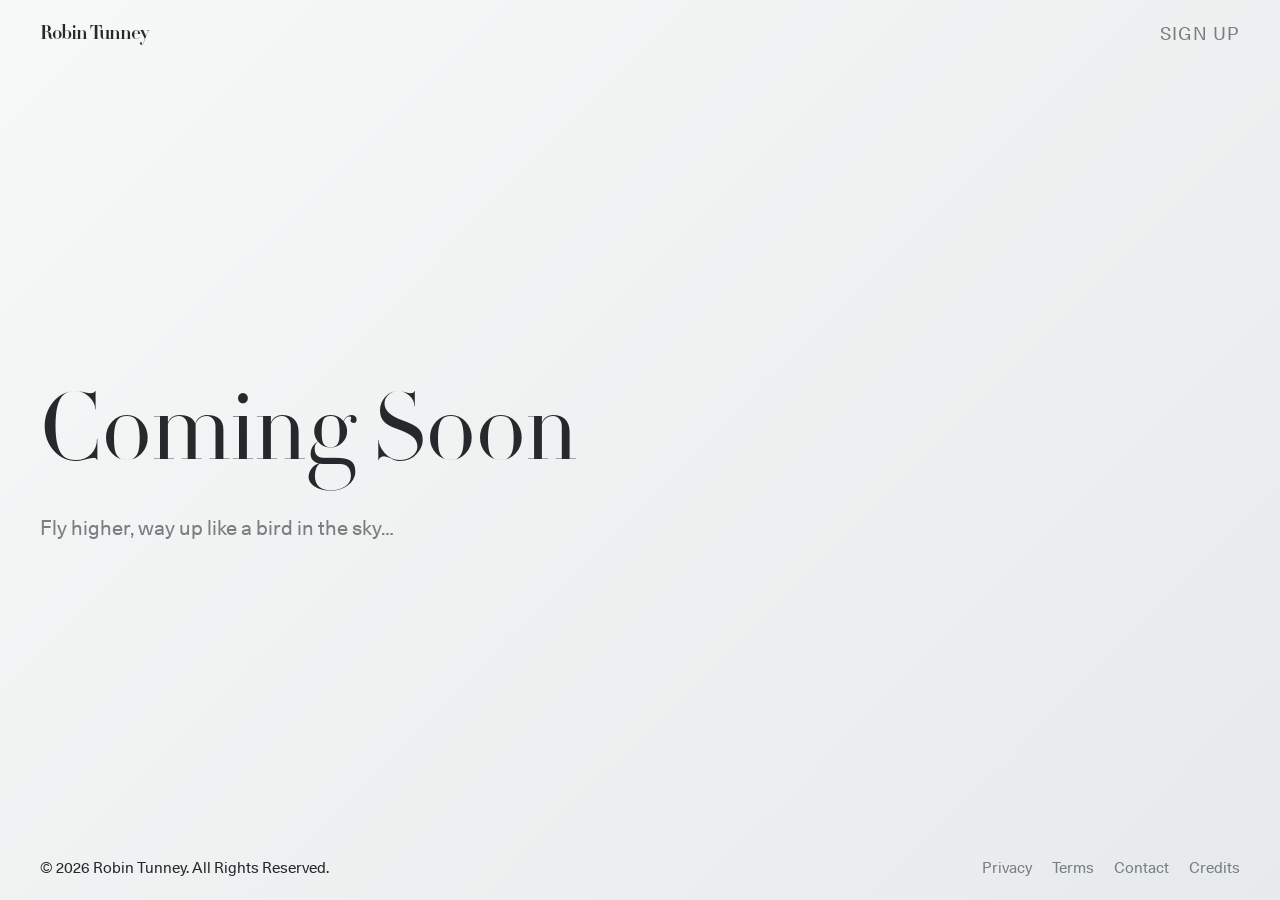
<file: index.html>
<!DOCTYPE html>
<html lang="en">
<head>
    <meta charset="UTF-8">
    <meta name="viewport" content="width=device-width, initial-scale=1.0">
    <meta name="theme-color" content="#f7f8f8">
    <title>Robin Tunney | Coming Soon</title>

    <link rel="stylesheet" href="./assets/css/reset.css">
    <link rel="stylesheet" href="./assets/css/main.css">
</head>
<body>
    <div id="page">
        <header id="hd">
            <h1 id="logo">Robin Tunney</h1>
            <nav id="navigation">
                <a href="#signup" class="modal-link">Sign Up</a>
            </nav>
        </header>

        <main id="bd">
            <h2>Coming Soon</h2>
            <p class="subtitle">Fly higher, way up like a bird in the sky&#x2026;</p>
        </main>

        <footer id="ft">
            <p>&copy; 2026 Robin Tunney. All Rights Reserved.</p>
            <nav id="privacy">
                <a href="/privacy" class="nav-link" target="_blank">Privacy</a>
                <a href="/terms" class="nav-link" target="_blank">Terms</a>
                <a href="mailto:contact@robintunneyofficial.com" class="nav-link">Contact</a>
                <a href="https://www.monicalavette.com/work/robin-tunney/" class="nav-link" target="_blank">Credits</a>
            </nav>
        </footer>
    </div>

    <div class="modal" id="signup">
        <div class="modal-wrapper">
            <a href="#" class="close">&#x2715;</a>
            <div class="modal-content">
                <div id="signupHd">
                    <h2>Get periodic updates</h2>
                    <p>Straight to your inbox.</p>
                </div>
                <form method="POST" id="signup-form">
                    <div class="form-control">
                        <label for="fname">First Name</label>
                        <input type="text" name="FNAME" autocomplete="off" id="fname">
                    </div>
                    <div class="form-control required">
                        <label for="email">Email</label>
                        <input type="email" name="EMAIL" id="email" autocomplete="off" required>
                    </div>
                    <div class="form-control required">
                        <label for="terms">
                            <input type="checkbox" name="TERMS" id="terms" required>
                            By submitting my info, I consent to receive recurring marketing
                            emails from Robin Tunney. Read our <a href="/privacy" target="_blank">Privacy Policy</a> and
                            <a href="/terms" target="_blank">Terms and Conditions</a>.</label>
                    </div>
                    <div class="form-control">
                        <input type="submit" id="newsletterSubmit" value="Submit">
                    </div>
                    <p>No spam. Unsubscribe anytime.</p>
                </form>
            </div>
        </div>
    </div>

    <script src="./assets/js/jquery-1.8.3.min.js"></script>
    <script src="./assets/js/main.js"></script>
</body>
</html>
</file>
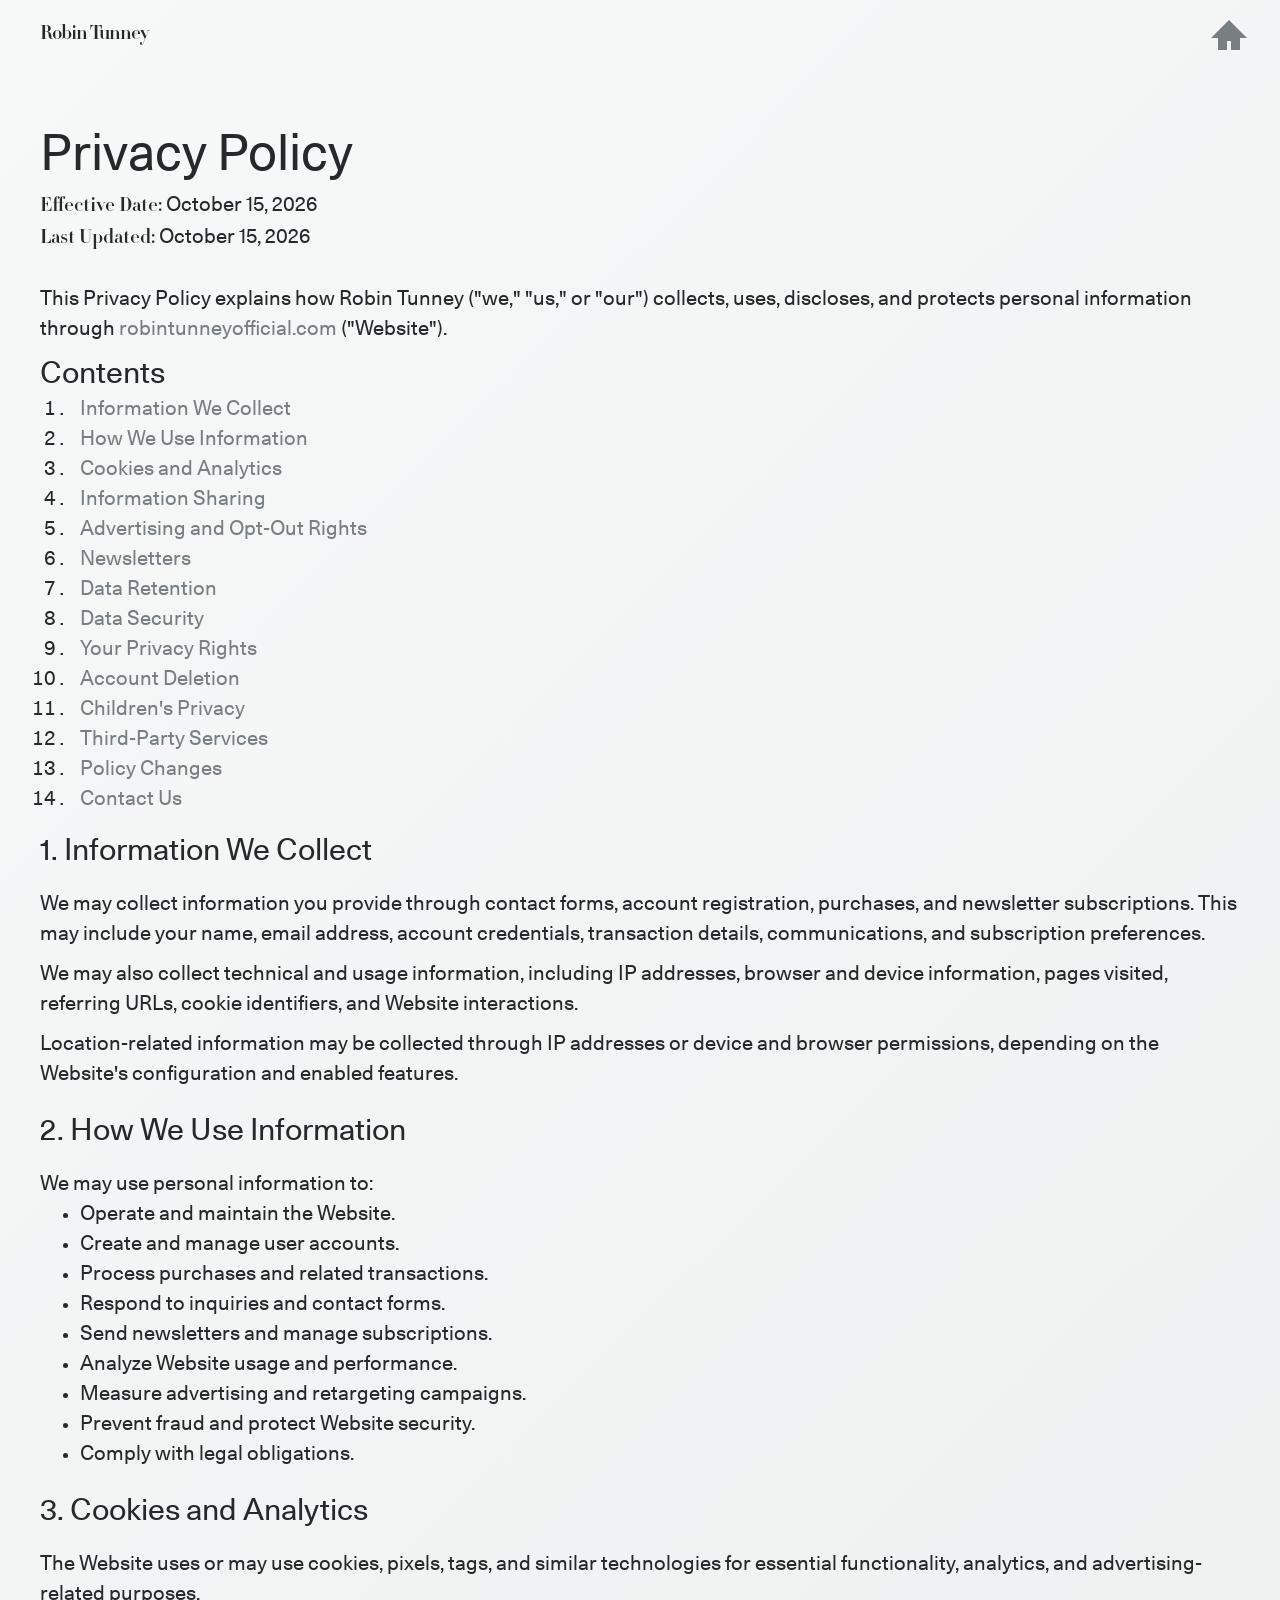
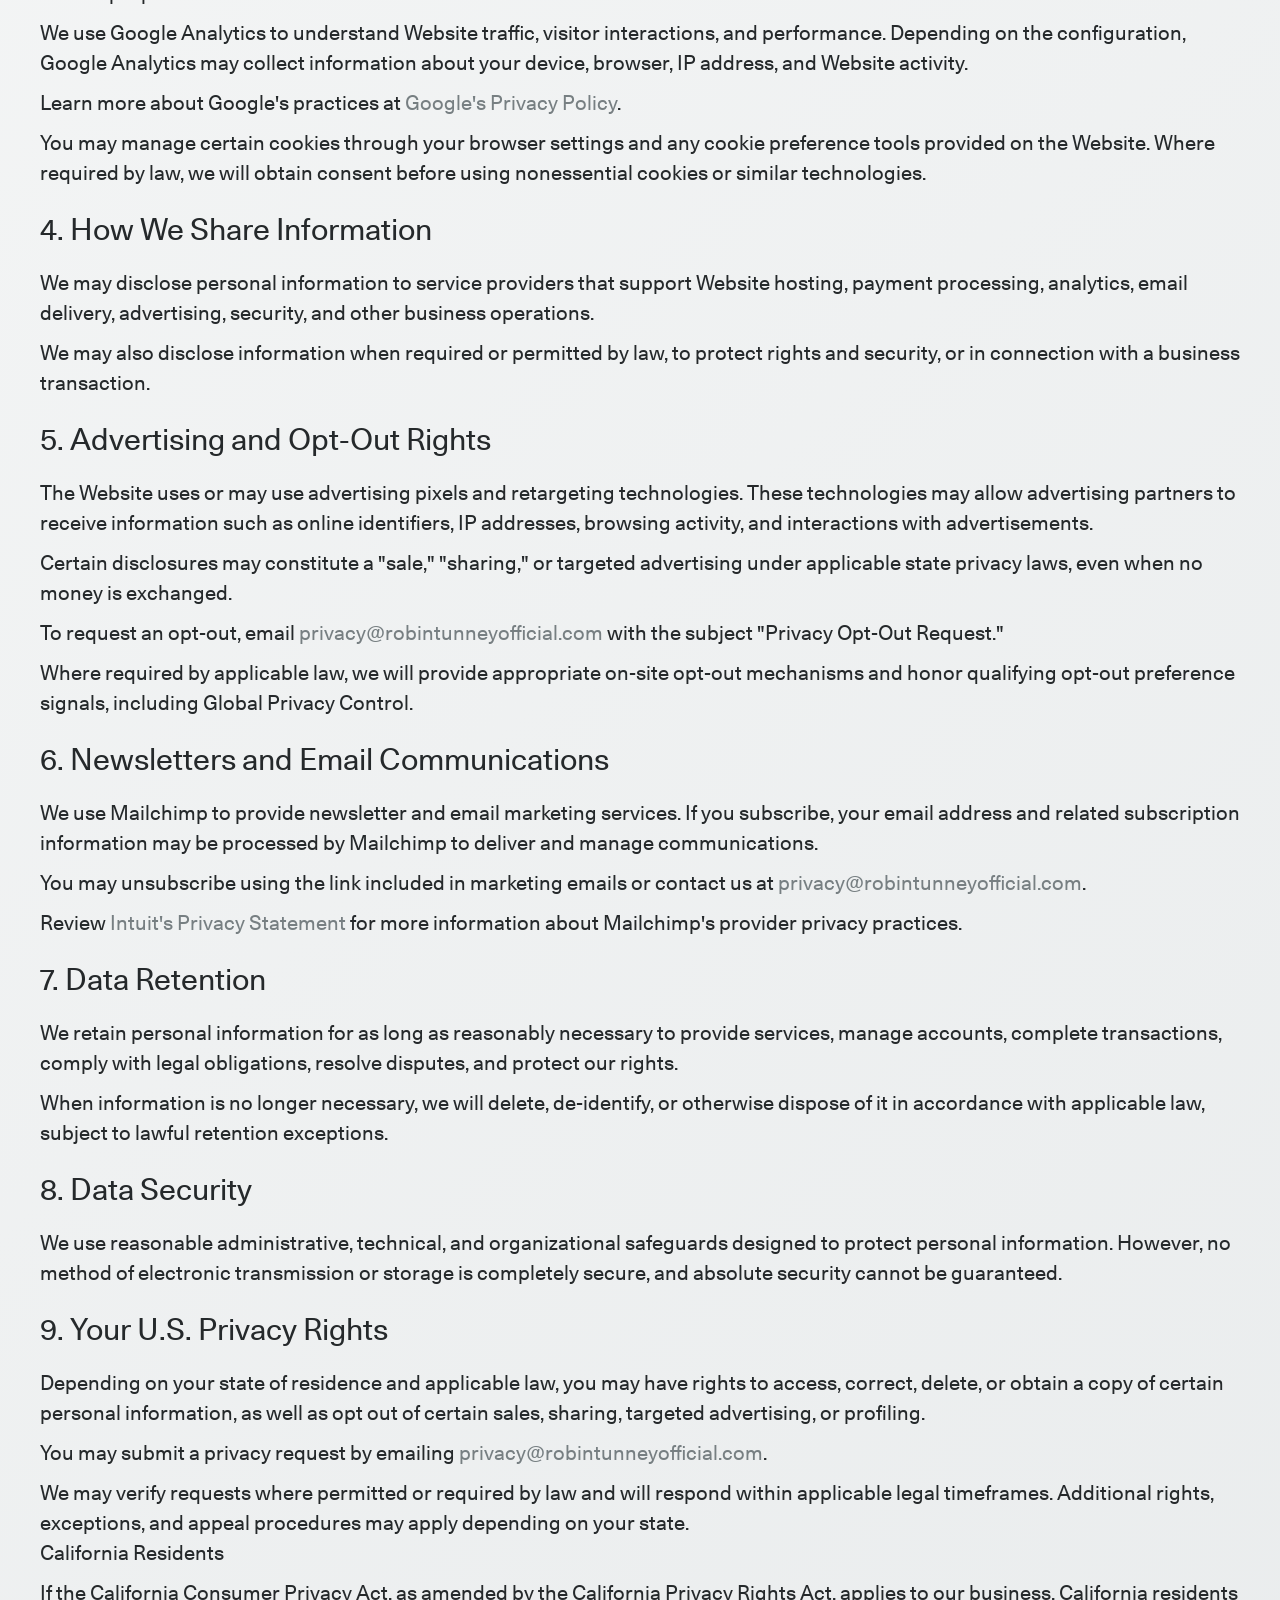
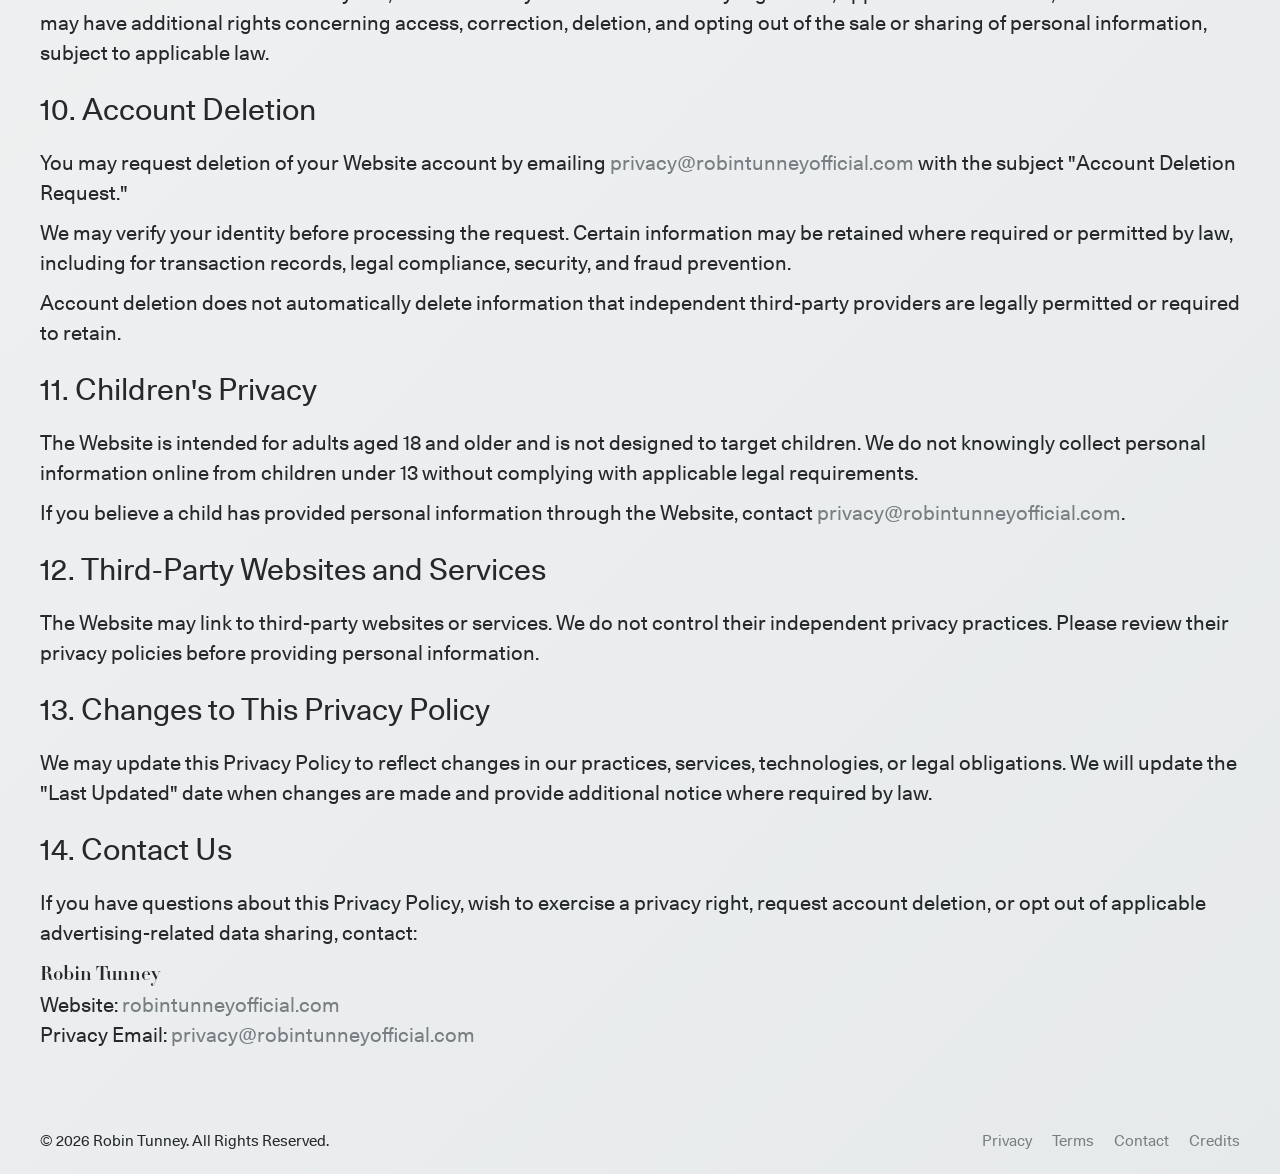
<file: privacy.html>
<!DOCTYPE html>
<html lang="en">
<head>
    <meta charset="UTF-8">
    <meta name="viewport" content="width=device-width, initial-scale=1.0">
    <meta name="theme-color" content="#f7f8f8">
    <title>Privacy Policy | Robin Tunney</title>

    <link rel="stylesheet" href="./assets/css/reset.css">
    <link rel="stylesheet" href="./assets/css/main.css">
</head>
<body class="interior">
    <div id="page">
        <header id="hd">
            <h1 id="logo">Robin Tunney</h1>
            <nav id="navigation">
                <a href="/" class="home-link">Home</a>
            </nav>
        </header>

        <main id="bd">
            <div id="pageHd">
                <h1>Privacy Policy</h1>

                <p><strong>Effective Date:</strong> October 15, 2026<br>
                    <strong>Last Updated:</strong> October 15, 2026</p>
            </div>

            <p>
                This Privacy Policy explains how Robin Tunney ("we," "us,"
                or "our") collects, uses, discloses, and protects personal
                information through
                <a href="https://www.robintunneyofficial.com/">
                robintunneyofficial.com
                </a>
                ("Website").
            </p>

            <nav aria-label="Privacy policy table of contents">
                <h2>Contents</h2>
                <ul>
                    <li><a href="#information-collected">Information We Collect</a></li>
                    <li><a href="#use-information">How We Use Information</a></li>
                    <li><a href="#cookies">Cookies and Analytics</a></li>
                    <li><a href="#disclosures">Information Sharing</a></li>
                    <li><a href="#advertising">Advertising and Opt-Out Rights</a></li>
                    <li><a href="#email">Newsletters</a></li>
                    <li><a href="#retention">Data Retention</a></li>
                    <li><a href="#security">Data Security</a></li>
                    <li><a href="#privacy-rights">Your Privacy Rights</a></li>
                    <li><a href="#account-deletion">Account Deletion</a></li>
                    <li><a href="#children">Children's Privacy</a></li>
                    <li><a href="#third-parties">Third-Party Services</a></li>
                    <li><a href="#changes">Policy Changes</a></li>
                    <li><a href="#contact">Contact Us</a></li>
                </ul>
            </nav>

            <section id="information-collected">
                <h2>1. Information We Collect</h2>
                <p>
                We may collect information you provide through contact forms,
                account registration, purchases, and newsletter subscriptions.
                This may include your name, email address, account credentials,
                transaction details, communications, and subscription preferences.
                </p>
                <p>
                We may also collect technical and usage information, including
                IP addresses, browser and device information, pages visited,
                referring URLs, cookie identifiers, and Website interactions.
                </p>
                <p>
                Location-related information may be collected through IP addresses
                or device and browser permissions, depending on the Website's
                configuration and enabled features.
                </p>
            </section>

            <section id="use-information">
                <h2>2. How We Use Information</h2>
                <p>We may use personal information to:</p>
                <ul>
                    <li>Operate and maintain the Website.</li>
                    <li>Create and manage user accounts.</li>
                    <li>Process purchases and related transactions.</li>
                    <li>Respond to inquiries and contact forms.</li>
                    <li>Send newsletters and manage subscriptions.</li>
                    <li>Analyze Website usage and performance.</li>
                    <li>Measure advertising and retargeting campaigns.</li>
                    <li>Prevent fraud and protect Website security.</li>
                    <li>Comply with legal obligations.</li>
                </ul>
            </section>

            <section id="cookies">
                <h2>3. Cookies and Analytics</h2>
                <p>
                The Website uses or may use cookies, pixels, tags, and similar
                technologies for essential functionality, analytics, and
                advertising-related purposes.
                </p>
                <p>
                We use Google Analytics to understand Website traffic, visitor
                interactions, and performance. Depending on the configuration,
                Google Analytics may collect information about your device,
                browser, IP address, and Website activity.
                </p>
                <p>
                Learn more about Google's practices at
                <a href="https://policies.google.com/privacy"
                    rel="noopener noreferrer" target="_blank">Google's Privacy Policy</a>.
                </p>
                <p>
                You may manage certain cookies through your browser settings
                and any cookie preference tools provided on the Website.
                Where required by law, we will obtain consent before using
                nonessential cookies or similar technologies.
                </p>
            </section>

            <section id="disclosures">
                <h2>4. How We Share Information</h2>
                <p>
                We may disclose personal information to service providers that
                support Website hosting, payment processing, analytics, email
                delivery, advertising, security, and other business operations.
                </p>
                <p>
                We may also disclose information when required or permitted by
                law, to protect rights and security, or in connection with a
                business transaction.
                </p>
            </section>

            <section id="advertising">
                <h2>5. Advertising and Opt-Out Rights</h2>
                <p>
                The Website uses or may use advertising pixels and retargeting
                technologies. These technologies may allow advertising partners
                to receive information such as online identifiers, IP addresses,
                browsing activity, and interactions with advertisements.
                </p>
                <p>
                Certain disclosures may constitute a "sale," "sharing," or
                targeted advertising under applicable state privacy laws,
                even when no money is exchanged.
                </p>
                <p>
                To request an opt-out, email
                <a href="mailto:privacy@robintunneyofficial.com?subject=Privacy%20Opt-Out%20Request">
                    privacy@robintunneyofficial.com
                </a>
                with the subject "Privacy Opt-Out Request."
                </p>
                <p>
                Where required by applicable law, we will provide appropriate
                on-site opt-out mechanisms and honor qualifying opt-out preference
                signals, including Global Privacy Control.
                </p>
            </section>

            <section id="email">
                <h2>6. Newsletters and Email Communications</h2>
                <p>
                We use Mailchimp to provide newsletter and email marketing services.
                If you subscribe, your email address and related subscription
                information may be processed by Mailchimp to deliver and manage
                communications.
                </p>
                <p>
                You may unsubscribe using the link included in marketing emails
                or contact us at
                <a href="mailto:privacy@robintunneyofficial.com">
                    privacy@robintunneyofficial.com</a>.
                </p>
                <p>
                Review
                <a href="https://www.intuit.com/privacy/statement/"
                    rel="noopener noreferrer" target="_blank">
                    Intuit's Privacy Statement
                </a>
                for more information about Mailchimp's provider privacy practices.
                </p>
            </section>

            <section id="retention">
                <h2>7. Data Retention</h2>
                <p>
                We retain personal information for as long as reasonably necessary
                to provide services, manage accounts, complete transactions,
                comply with legal obligations, resolve disputes, and protect
                our rights.
                </p>
                <p>
                When information is no longer necessary, we will delete,
                de-identify, or otherwise dispose of it in accordance with
                applicable law, subject to lawful retention exceptions.
                </p>
            </section>

            <section id="security">
                <h2>8. Data Security</h2>
                <p>
                We use reasonable administrative, technical, and organizational
                safeguards designed to protect personal information. However,
                no method of electronic transmission or storage is completely
                secure, and absolute security cannot be guaranteed.
                </p>
            </section>

            <section id="privacy-rights">
                <h2>9. Your U.S. Privacy Rights</h2>
                <p>
                Depending on your state of residence and applicable law, you
                may have rights to access, correct, delete, or obtain a copy
                of certain personal information, as well as opt out of certain
                sales, sharing, targeted advertising, or profiling.
                </p>
                <p>
                You may submit a privacy request by emailing
                <a href="mailto:privacy@robintunneyofficial.com?subject=Privacy%20Request">
                    privacy@robintunneyofficial.com</a>.
                </p>
                <p>
                We may verify requests where permitted or required by law and
                will respond within applicable legal timeframes. Additional
                rights, exceptions, and appeal procedures may apply depending
                on your state.
                </p>
                <h3>California Residents</h3>
                <p>
                If the California Consumer Privacy Act, as amended by the
                California Privacy Rights Act, applies to our business,
                California residents may have additional rights concerning
                access, correction, deletion, and opting out of the sale or
                sharing of personal information, subject to applicable law.
                </p>
            </section>

            <section id="account-deletion">
                <h2>10. Account Deletion</h2>
                <p>
                You may request deletion of your Website account by emailing
                <a href="mailto:privacy@robintunneyofficial.com?subject=Account%20Deletion%20Request">
                    privacy@robintunneyofficial.com
                </a>
                with the subject "Account Deletion Request."
                </p>
                <p>
                We may verify your identity before processing the request.
                Certain information may be retained where required or permitted
                by law, including for transaction records, legal compliance,
                security, and fraud prevention.
                </p>
                <p>
                Account deletion does not automatically delete information that
                independent third-party providers are legally permitted or
                required to retain.
                </p>
            </section>

            <section id="children">
                <h2>11. Children's Privacy</h2>
                <p>
                The Website is intended for adults aged 18 and older and is not
                designed to target children. We do not knowingly collect personal
                information online from children under 13 without complying with
                applicable legal requirements.
                </p>
                <p>
                If you believe a child has provided personal information through
                the Website, contact
                <a href="mailto:privacy@robintunneyofficial.com">
                    privacy@robintunneyofficial.com</a>.
                </p>
            </section>

            <section id="third-parties">
                <h2>12. Third-Party Websites and Services</h2>
                <p>
                The Website may link to third-party websites or services.
                We do not control their independent privacy practices.
                Please review their privacy policies before providing
                personal information.
                </p>
            </section>

            <section id="changes">
                <h2>13. Changes to This Privacy Policy</h2>
                <p>
                We may update this Privacy Policy to reflect changes in our
                practices, services, technologies, or legal obligations.
                We will update the "Last Updated" date when changes are made
                and provide additional notice where required by law.
                </p>
            </section>

            <section id="contact">
                <h2>14. Contact Us</h2>
                <p>
                If you have questions about this Privacy Policy, wish to
                exercise a privacy right, request account deletion, or opt
                out of applicable advertising-related data sharing, contact:
                </p>
                <p>
                <strong>Robin Tunney</strong><br>
                Website:
                <a href="https://www.robintunneyofficial.com/">
                    robintunneyofficial.com
                </a><br>
                Privacy Email:
                <a href="mailto:privacy@robintunneyofficial.com">
                    privacy@robintunneyofficial.com
                </a>
                </p>
            </section>
        </main>

        <footer id="ft">
            <p>&copy; 2026 Robin Tunney. All Rights Reserved.</p>
            <nav id="privacy">
                <a href="/privacy" class="nav-link" target="_blank">Privacy</a>
                <a href="/terms" class="nav-link" target="_blank">Terms</a>
                <a href="mailto:contact@robintunneyofficial.com" class="nav-link">Contact</a>
                <a href="https://www.monicalavette.com/work/robin-tunney/" class="nav-link" target="_blank">Credits</a>
            </nav>
        </footer>
    </div>

    <script src="./assets/js/jquery-1.8.3.min.js"></script>
    <script src="./assets/js/main.js"></script>
</body>
</html>
</file>
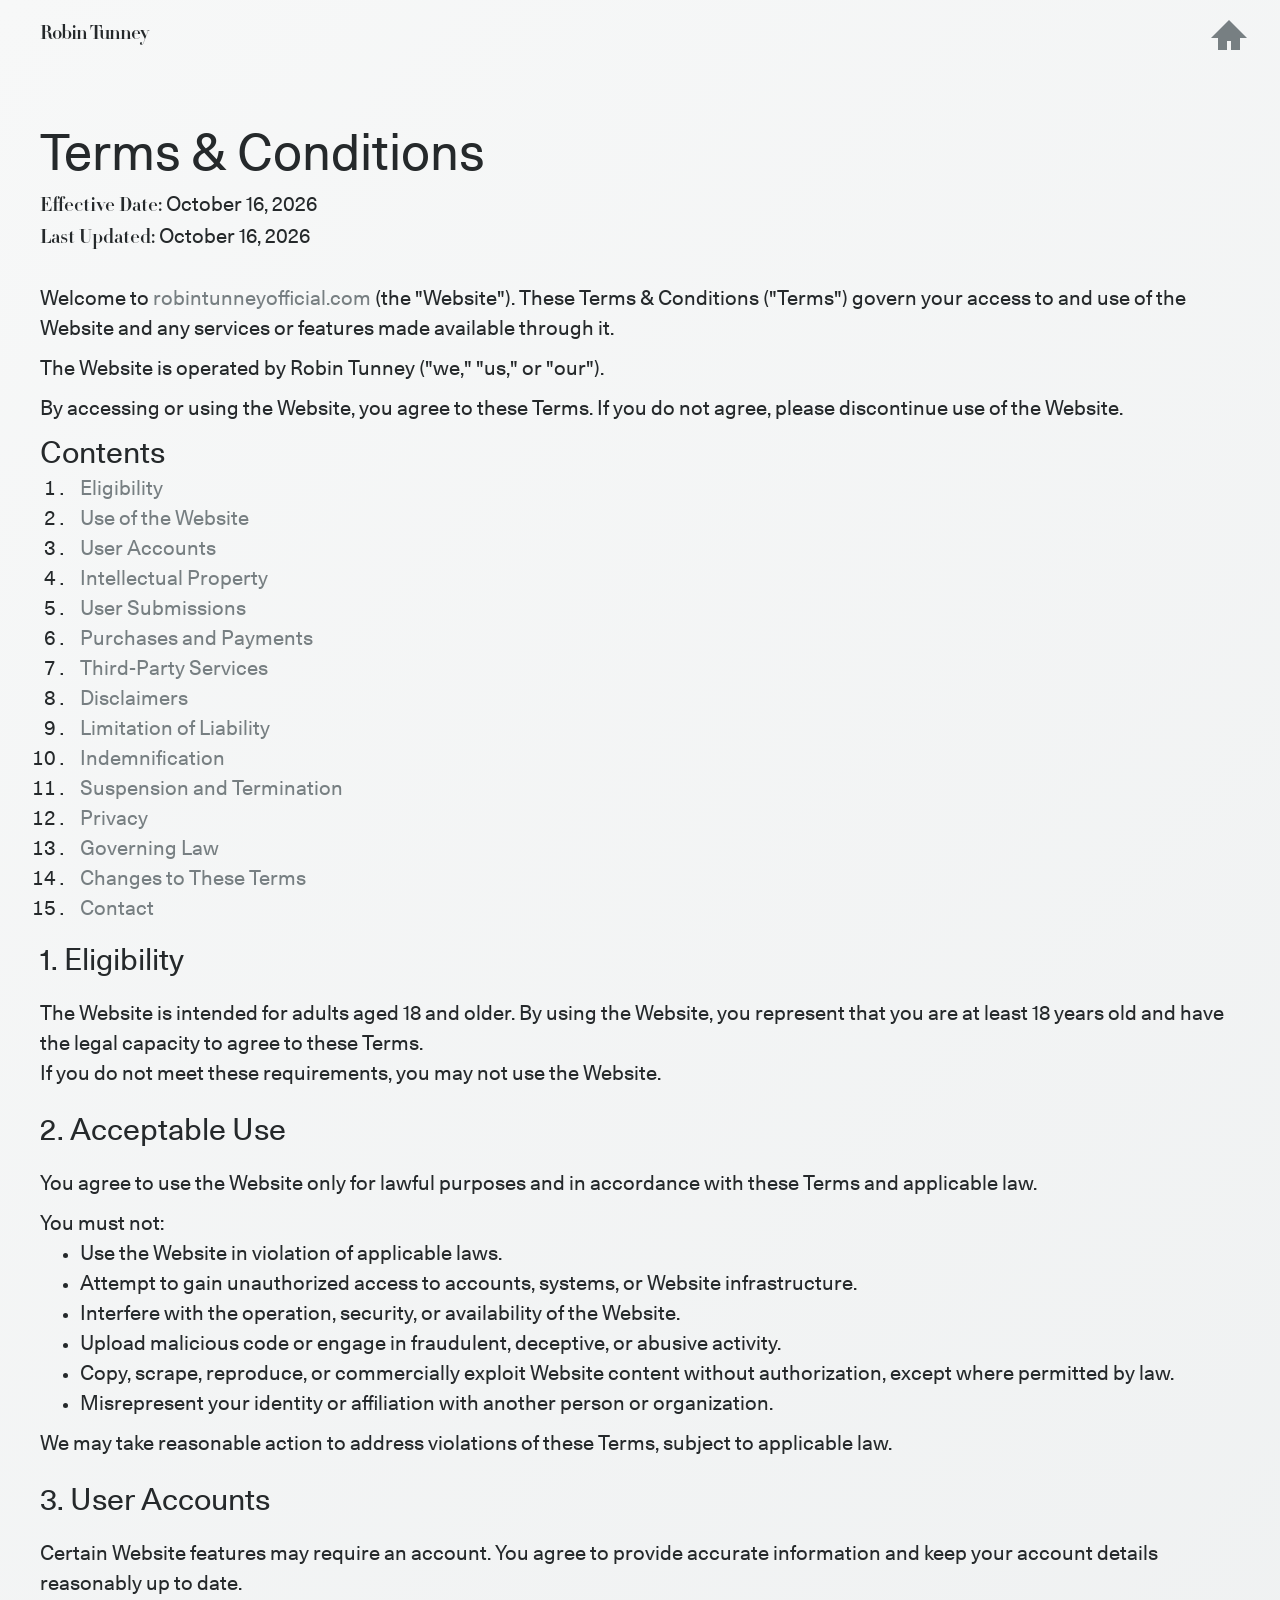
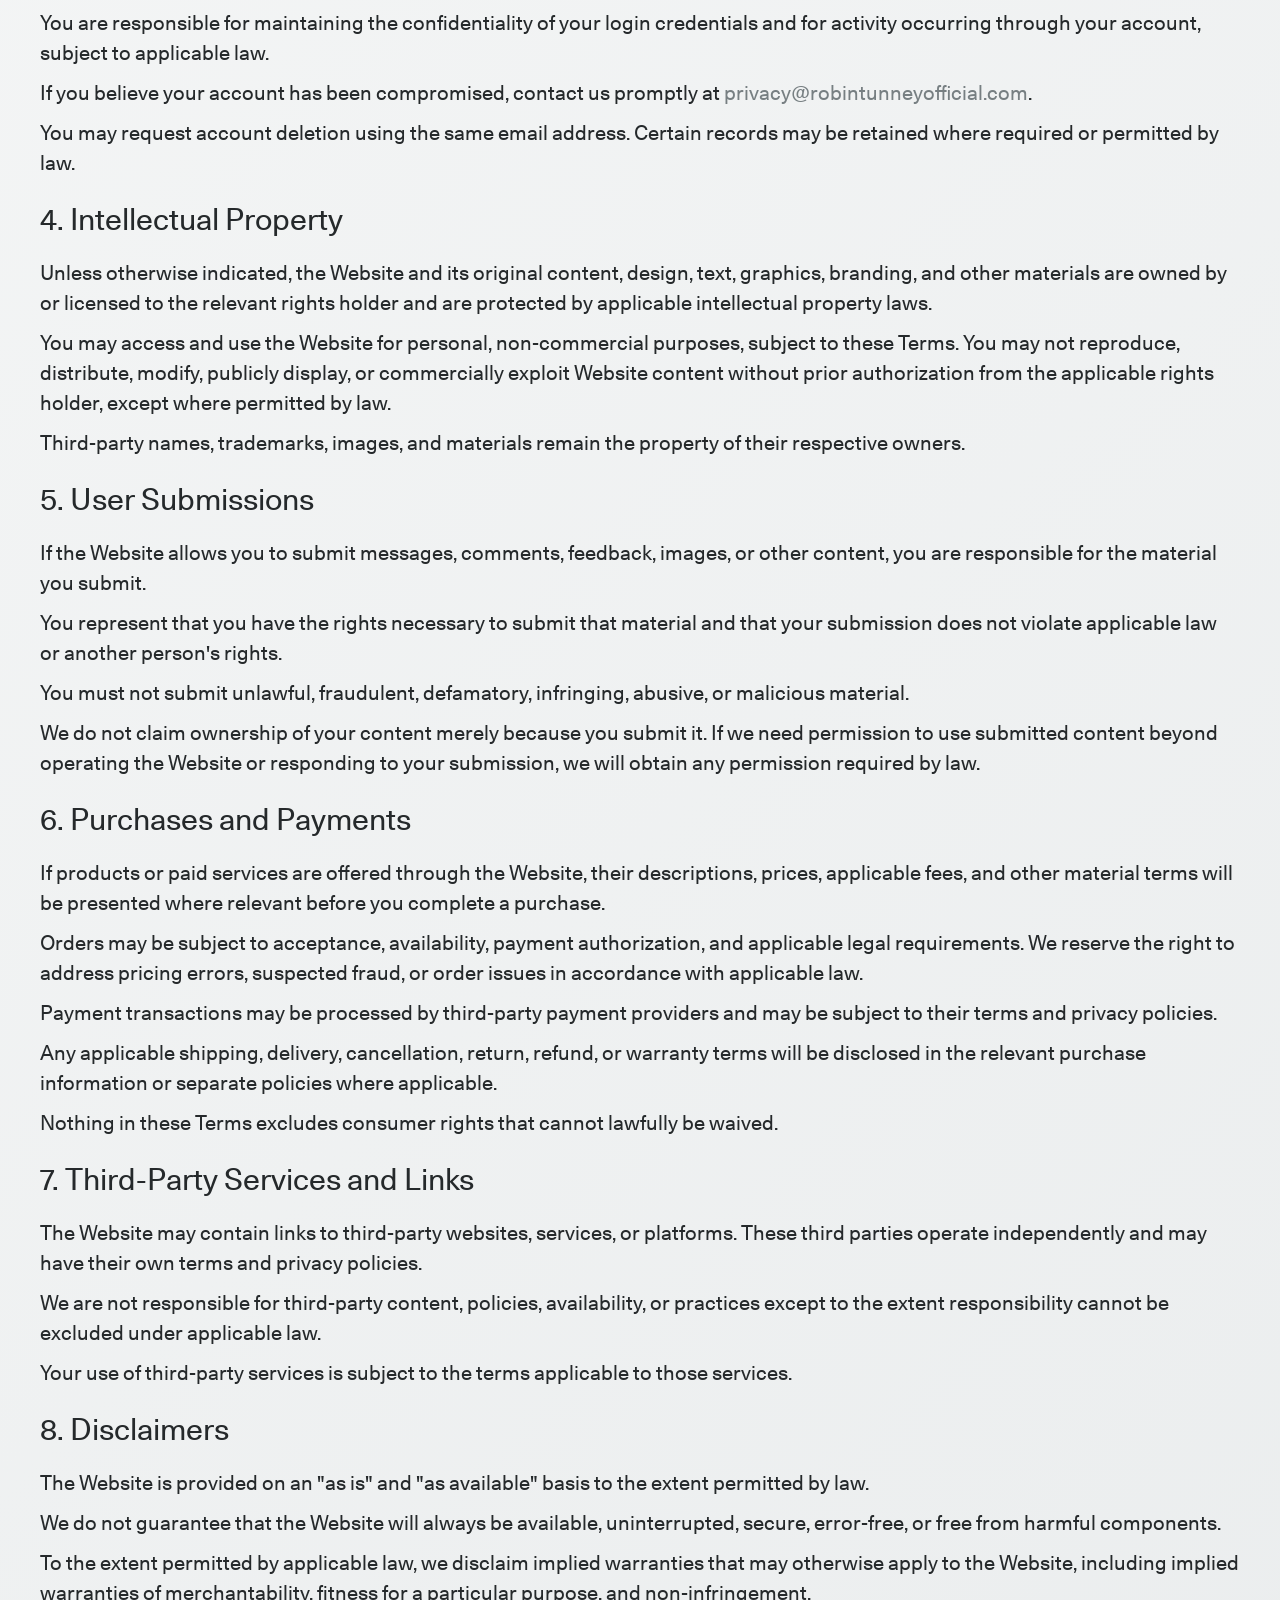
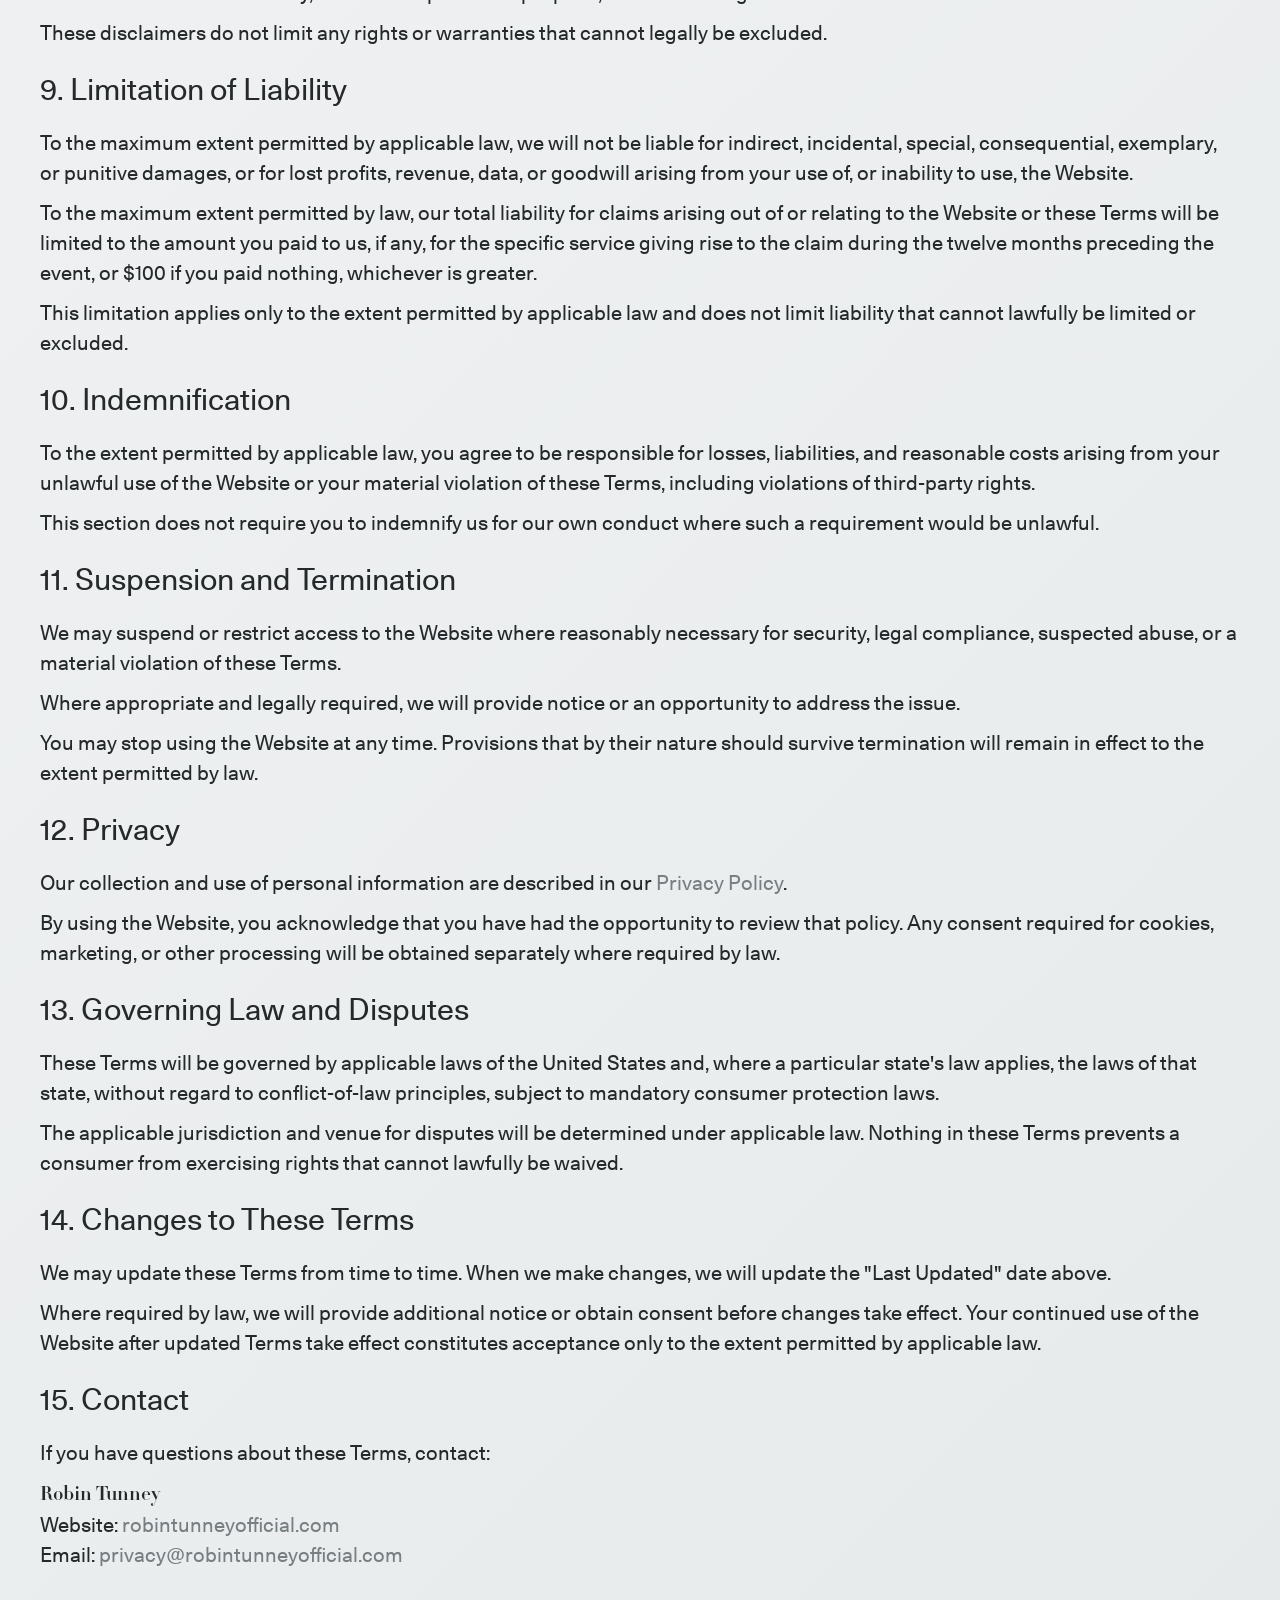
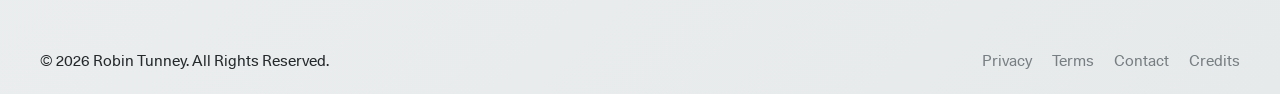
<file: terms.html>
<!DOCTYPE html>
<html lang="en">
<head>
    <meta charset="UTF-8">
    <meta name="viewport" content="width=device-width, initial-scale=1.0">
    <meta name="theme-color" content="#f7f8f8">
    <title>Terms &amp; Conditions | Robin Tunney</title>

    <link rel="stylesheet" href="./assets/css/reset.css">
    <link rel="stylesheet" href="./assets/css/main.css">
</head>
<body class="interior">
    <div id="page">
        <header id="hd">
            <h1 id="logo">Robin Tunney</h1>
            <nav id="navigation">
                <a href="/" class="home-link">Home</a>
            </nav>
        </header>

        <main id="bd">
            <div id="pageHd">
                <h1>Terms &amp; Conditions</h1>

                <p><strong>Effective Date:</strong> October 16, 2026<br>
                    <strong>Last Updated:</strong> October 16, 2026</p>
            </div>

            <p>
                Welcome to
                <a href="https://www.robintunneyofficial.com/">
                robintunneyofficial.com
                </a>
                (the "Website"). These Terms &amp; Conditions ("Terms")
                govern your access to and use of the Website and any
                services or features made available through it.
            </p>

            <p>
                The Website is operated by Robin Tunney ("we," "us,"
                or "our").
            </p>

            <p>
                By accessing or using the Website, you agree to these
                Terms. If you do not agree, please discontinue use of
                the Website.
            </p>

            <nav aria-label="Terms and conditions contents">
                <h2>Contents</h2>
                <ul>
                    <li><a href="#eligibility">Eligibility</a></li>
                    <li><a href="#website-use">Use of the Website</a></li>
                    <li><a href="#accounts">User Accounts</a></li>
                    <li><a href="#intellectual-property">Intellectual Property</a></li>
                    <li><a href="#user-content">User Submissions</a></li>
                    <li><a href="#purchases">Purchases and Payments</a></li>
                    <li><a href="#third-party">Third-Party Services</a></li>
                    <li><a href="#disclaimers">Disclaimers</a></li>
                    <li><a href="#liability">Limitation of Liability</a></li>
                    <li><a href="#indemnification">Indemnification</a></li>
                    <li><a href="#termination">Suspension and Termination</a></li>
                    <li><a href="#privacy-policy">Privacy</a></li>
                    <li><a href="#law">Governing Law</a></li>
                    <li><a href="#changes">Changes to These Terms</a></li>
                    <li><a href="#contact">Contact</a></li>
                </ul>
            </nav>

            <section id="eligibility">
                <h2>1. Eligibility</h2>
                <p>
                The Website is intended for adults aged 18 and older.
                By using the Website, you represent that you are at
                least 18 years old and have the legal capacity to agree
                to these Terms.
                </p>
                If you do not meet these requirements, you may not use
                the Website.
                </p>
            </section>

            <section id="website-use">
                <h2>2. Acceptable Use</h2>
                <p>
                You agree to use the Website only for lawful purposes
                and in accordance with these Terms and applicable law.
                </p>
                <p>You must not:</p>
                <ul>
                <li>Use the Website in violation of applicable laws.</li>
                <li>Attempt to gain unauthorized access to accounts,
                    systems, or Website infrastructure.</li>
                <li>Interfere with the operation, security, or
                    availability of the Website.</li>
                <li>Upload malicious code or engage in fraudulent,
                    deceptive, or abusive activity.</li>
                <li>Copy, scrape, reproduce, or commercially exploit
                    Website content without authorization, except
                    where permitted by law.</li>
                <li>Misrepresent your identity or affiliation with
                    another person or organization.</li>
                </ul>
                <p>
                We may take reasonable action to address violations
                of these Terms, subject to applicable law.
                </p>
            </section>

            <section id="accounts">
                <h2>3. User Accounts</h2>
                <p>
                Certain Website features may require an account.
                You agree to provide accurate information and keep
                your account details reasonably up to date.
                </p>
                <p>
                You are responsible for maintaining the confidentiality
                of your login credentials and for activity occurring
                through your account, subject to applicable law.
                </p>
                <p>
                If you believe your account has been compromised,
                contact us promptly at
                <a href="mailto:privacy@robintunneyofficial.com">
                    privacy@robintunneyofficial.com</a>.
                </p>
                <p>
                You may request account deletion using the same
                email address. Certain records may be retained where
                required or permitted by law.
                </p>
            </section>

            <section id="intellectual-property">
                <h2>4. Intellectual Property</h2>
                <p>
                Unless otherwise indicated, the Website and its
                original content, design, text, graphics, branding,
                and other materials are owned by or licensed to the
                relevant rights holder and are protected by applicable
                intellectual property laws.
                </p>
                <p>
                You may access and use the Website for personal,
                non-commercial purposes, subject to these Terms.
                You may not reproduce, distribute, modify, publicly
                display, or commercially exploit Website content
                without prior authorization from the applicable
                rights holder, except where permitted by law.
                </p>
                <p>
                Third-party names, trademarks, images, and materials
                remain the property of their respective owners.
                </p>
            </section>

            <section id="user-content">
                <h2>5. User Submissions</h2>
                <p>
                If the Website allows you to submit messages, comments,
                feedback, images, or other content, you are responsible
                for the material you submit.
                </p>
                <p>
                You represent that you have the rights necessary to
                submit that material and that your submission does
                not violate applicable law or another person's rights.
                </p>
                <p>
                You must not submit unlawful, fraudulent, defamatory,
                infringing, abusive, or malicious material.
                </p>
                <p>
                We do not claim ownership of your content merely
                because you submit it. If we need permission to use
                submitted content beyond operating the Website or
                responding to your submission, we will obtain any
                permission required by law.
                </p>
            </section>

            <section id="purchases">
                <h2>6. Purchases and Payments</h2>
                <p>
                If products or paid services are offered through the
                Website, their descriptions, prices, applicable fees,
                and other material terms will be presented where
                relevant before you complete a purchase.
                </p>
                <p>
                Orders may be subject to acceptance, availability,
                payment authorization, and applicable legal requirements.
                We reserve the right to address pricing errors,
                suspected fraud, or order issues in accordance with
                applicable law.
                </p>
                <p>
                Payment transactions may be processed by third-party
                payment providers and may be subject to their terms
                and privacy policies.
                </p>
                <p>
                Any applicable shipping, delivery, cancellation,
                return, refund, or warranty terms will be disclosed
                in the relevant purchase information or separate
                policies where applicable.
                </p>
                <p>
                Nothing in these Terms excludes consumer rights
                that cannot lawfully be waived.
                </p>
            </section>

            <section id="third-party">
                <h2>7. Third-Party Services and Links</h2>
                <p>
                The Website may contain links to third-party websites,
                services, or platforms. These third parties operate
                independently and may have their own terms and
                privacy policies.
                </p>
                <p>
                We are not responsible for third-party content,
                policies, availability, or practices except to the
                extent responsibility cannot be excluded under
                applicable law.
                </p>
                <p>
                Your use of third-party services is subject to the
                terms applicable to those services.
                </p>
            </section>

            <section id="disclaimers">
                <h2>8. Disclaimers</h2>
                <p>
                The Website is provided on an "as is" and "as
                available" basis to the extent permitted by law.
                </p>
                <p>
                We do not guarantee that the Website will always
                be available, uninterrupted, secure, error-free,
                or free from harmful components.
                </p>
                <p>
                To the extent permitted by applicable law, we disclaim
                implied warranties that may otherwise apply to the
                Website, including implied warranties of
                merchantability, fitness for a particular purpose,
                and non-infringement.
                </p>
                <p>
                These disclaimers do not limit any rights or
                warranties that cannot legally be excluded.
                </p>
            </section>

            <section id="liability">
                <h2>9. Limitation of Liability</h2>
                <p>
                To the maximum extent permitted by applicable law,
                we will not be liable for indirect, incidental,
                special, consequential, exemplary, or punitive
                damages, or for lost profits, revenue, data, or
                goodwill arising from your use of, or inability
                to use, the Website.
                </p>
                <p>
                To the maximum extent permitted by law, our total
                liability for claims arising out of or relating to
                the Website or these Terms will be limited to the
                amount you paid to us, if any, for the specific
                service giving rise to the claim during the
                twelve months preceding the event, or $100 if
                you paid nothing, whichever is greater.
                </p>
                <p>
                This limitation applies only to the extent permitted
                by applicable law and does not limit liability
                that cannot lawfully be limited or excluded.
                </p>
            </section>

            <section id="indemnification">
                <h2>10. Indemnification</h2>
                <p>
                To the extent permitted by applicable law, you agree
                to be responsible for losses, liabilities, and
                reasonable costs arising from your unlawful use
                of the Website or your material violation of these
                Terms, including violations of third-party rights.
                </p>
                <p>
                This section does not require you to indemnify us
                for our own conduct where such a requirement would
                be unlawful.
                </p>
            </section>

            <section id="termination">
                <h2>11. Suspension and Termination</h2>
                <p>
                We may suspend or restrict access to the Website
                where reasonably necessary for security, legal
                compliance, suspected abuse, or a material
                violation of these Terms.
                </p>
                <p>
                Where appropriate and legally required, we will
                provide notice or an opportunity to address the
                issue.
                </p>
                <p>
                You may stop using the Website at any time.
                Provisions that by their nature should survive
                termination will remain in effect to the extent
                permitted by law.
                </p>
            </section>

            <section id="privacy-policy">
                <h2>12. Privacy</h2>
                <p>
                Our collection and use of personal information
                are described in our
                <a href="/privacy">Privacy Policy</a>.
                </p>
                <p>
                By using the Website, you acknowledge that you
                have had the opportunity to review that policy.
                Any consent required for cookies, marketing,
                or other processing will be obtained separately
                where required by law.
                </p>
            </section>

            <section id="law">
                <h2>13. Governing Law and Disputes</h2>
                <p>
                These Terms will be governed by applicable laws
                of the United States and, where a particular
                state's law applies, the laws of that state,
                without regard to conflict-of-law principles,
                subject to mandatory consumer protection laws.
                </p>
                <p>
                The applicable jurisdiction and venue for disputes
                will be determined under applicable law. Nothing
                in these Terms prevents a consumer from exercising
                rights that cannot lawfully be waived.
                </p>
            </section>

            <section id="changes">
                <h2>14. Changes to These Terms</h2>
                <p>
                We may update these Terms from time to time.
                When we make changes, we will update the
                "Last Updated" date above.
                </p>
                <p>
                Where required by law, we will provide additional
                notice or obtain consent before changes take effect.
                Your continued use of the Website after updated
                Terms take effect constitutes acceptance only
                to the extent permitted by applicable law.
                </p>
            </section>

            <section id="contact">
                <h2>15. Contact</h2>
                <p>
                If you have questions about these Terms, contact:
                </p>
                <p>
                <strong>Robin Tunney</strong><br>
                Website:
                <a href="https://www.robintunneyofficial.com/">
                    robintunneyofficial.com
                </a><br>
                Email:
                <a href="mailto:privacy@robintunneyofficial.com">
                    privacy@robintunneyofficial.com
                </a>
                </p>
            </section>
        </main>

        <footer id="ft">
            <p>&copy; 2026 Robin Tunney. All Rights Reserved.</p>
            <nav id="privacy">
                <a href="/privacy" class="nav-link" target="_blank">Privacy</a>
                <a href="/terms" class="nav-link" target="_blank">Terms</a>
                <a href="mailto:contact@robintunneyofficial.com" class="nav-link">Contact</a>
                <a href="https://www.monicalavette.com/work/robin-tunney/" class="nav-link" target="_blank">Credits</a>
            </nav>
        </footer>
    </div>

    <script src="./assets/js/jquery-1.8.3.min.js"></script>
    <script src="./assets/js/main.js"></script>
</body>
</html>
</file>
<file: assets/css/main.css>
@import url("../css/type.css");

::selection {
    background-color: #71858a;
    color: #f7f8f8;
}

* {
    box-sizing: border-box;
}

html, body {
    font-size: 20px;
    overflow-x: hidden;
}
body {
    margin: 0;
    font-family: "unica77", sans-serif;
    line-height: 1.5;
    color: #25292b;
    background-image: linear-gradient(135deg, #f7f8f8, #e7eaeb);
}

a {
    text-decoration: none;
    color: #777f82;
    transition: color .375s linear;
}
a:focus {
    outline: 1px dotted;
}
a:hover {
    color: #71858a;
    outline: none;
}

nav {
    display: flex;
    align-items: center;
    gap: .5rem 1rem;
    line-height: 1rem;
}
nav a {
    display: inline-block;
    text-box-trim: trim-both; 
    text-box-edge: cap alphabetic;
}

.form-control {
    position: relative;
    font-size: clamp(.75em, 4.5vw, 1em);
}
.form-control:not(:last-of-type) {
    margin: 0 0 1em;
}
.form-control label:not(:has(input)) {
    position: absolute;
    top: 50%;
    transform: translateY(-50%);
    margin: -2px 0 0;
    transition: all .375s linear;
}
.form-control.floating label {
    top: 0;
    transform: none;
    margin: 0;
    font-size: .75em;
}
.form-control input:not(label input, [type="submit"]) {
    display: block;
    border: none;
    border-bottom: .1em solid #25292b;
    border-radius: 0;
    padding: 1em 0 .5em;
    outline: none;
    font-family: inherit;
    font-size: 1em;
    line-height: 1em;
    background-color: transparent;
    width: 100%;
    transition: border-color .375s linear;
}
.form-control input:not(label input, [type="submit"]):focus {
    border-color: #71858a;
}
.form-control label:has(input[type="checkbox"]) {
    padding: 0 0 0 2rem;
    display: block;
    position: relative;
    font-size: .75em;
    line-height: calc(4em/3);
    overflow: auto;
    cursor: pointer;
}
.form-control input[type="checkbox"] {
    position: absolute;
    top: 0;
    left: 0;
    margin: 0;
    border: 1px solid #25292b;
    border-radius: 0;
    width: 1.5rem;
    height: 1.5rem;
    background-color: transparent;
    -webkit-appearance: none;
    -moz-appearance: none;
    -ms-appearance: none;
    appearance: none;
    outline: none;
    pointer-events: none;
}
.form-control input[type="checkbox"]:checked:after {
    content: "";
    position: absolute;
    top: .25rem;
    right: .25rem;
    bottom: .25rem;
    left: .25rem;
    background-color: #25292b;
}
.form-control label:has(input[type="checkbox"]) a {
    display: inline-block;
}
.form-control.required label:after {
    content: "(Required)";
    display: inline-block;
    margin: 0 0 0 .5em;
    font-size: .75em;
    text-transform: uppercase;
    color: #71858a;
}
.form-control input[type="submit"] {
    display: block;
    width: 100%;
    padding: .75em 1.5em;
    border: none;
    border-radius: 0;
    font-family: "didot";
    font-size: 1em;
    font-weight: 700;
    text-transform: uppercase;
    line-height: 1em;
    color: #f7f8f8;
    background-color: #71858a;
    cursor: pointer;
    transition: background-color .375s linear;
}
.form-control input[type="submit"]:hover, .form-control input[type="submit"]:disabled {
    background-color: rgba(113, 133, 138, .75);
}
.form-control input[type="submit"]:disabled {
    pointer-events: none;
} 

#page {
    display: flex;
    flex-direction: column;
    position: relative;
    min-height: 100vh;
}

#hd, #bd, #ft {
    width: 100%;
    max-width: 96rem;
    padding: 0 2em;
}

#hd, #ft {
    display: flex;
    align-items: center;
    justify-content: space-between;
}
#hd {
    margin: 1em auto;
}
#logo {
    font-family: "didot";
    font-weight: 700;
    letter-spacing: -.05em;
}
#navigation {
    font-size: .9em;
    letter-spacing: .05rem;
    text-transform: uppercase;
    line-height: 1;
}
.home-link {
    width: 1.125rem;
    height: .9rem;
    margin: .6rem 0 0;
    position: relative;
    border: solid currentColor;
    border-width: .45rem .45rem 0;
    font-size: 0;
}
.home-link:before {
    content: "";
    position: absolute;
    bottom: .6rem;
    left: 50%;
    transform: translatex(-50%);
    border: .9rem solid;
    border-color: transparent transparent currentColor;
}

#bd {
    margin: auto;
}
#bd h2 {
    font-family: "didot";
    font-size: clamp(2.5em, 13.037809648vw, 5em);
}
#bd .subtitle {
    color: #777f82;
}

.interior #bd {
    padding: 3em 2em;
}
#pageHd {
    margin: 0 0 1.5em;
}
#pageHd h1, #notFound h1 {
    font-size: clamp(1.5em, 4.16666666667vw, 2.5em);
    line-height: 1em;
}
.interior #bd nav {
    display: block;
}
.interior #bd ul {
    padding: 0 0 0 2em;
    list-style-type: disc;
}
.interior #bd nav ul {
    display: flex;
    flex-direction: column;
    gap: .5em 0;
    list-style-type: decimal;
}
.interior #bd nav a {
    display: inline;
}
.interior #bd h2 {
    font-family: 'unica77', sans-serif;
    font-size: clamp(1.25em, 2.5vw, 1.5em);
    margin: 1rem 0 .5em;
}
.interior #bd p {
    margin: .5em 0 0;
}
.interior #bd strong {
    font-family: 'didot';
    font-weight: 700;
}

#notFound {
    text-align: center;
}
#notFound img {
    display: block;
    margin: 1em auto;
    width: auto;
    max-width: 100%;
}

#ft {
    font-size: .75em;
    margin: 1rem auto;
    padding: 0 2rem;
}

.modal {
    position: fixed;
    top: 0;
    left: 0;
    z-index: 1000;
    width: 100%;
    height: 100%;
    background-color: rgba(231, 234, 235, .75);
    display: none;
}
.modal-wrapper {
    position: absolute;
    top: 50%;
    left: 50%;
    transform: translate(-50%, -50%);
    width: 90%;
    max-width: 28.8em;
    opacity: 0;
    transition: opacity .375s .375s linear;
}
.modal.open .modal-wrapper {
    opacity: 1;
}
.close {
    position: absolute;
    top: .5rem;
    left: 100%;
    margin: 0 0 0 .75rem;
    font-size: 2em;
    text-box-trim: trim-both; 
    text-box-edge: cap alphabetic;
    opacity: 0;
    transition: opacity .375s linear;
}
.modal.open .close {
    opacity: 1;
    transition: opacity .375s .75s linear;
}
.modal-content {
    padding: 1.5em 2em;
    background-color: #f7f8f8;
}

#signupHd, #thankYou {
    text-align: center;
}
#signup h2 {
    font-family: "didot";
    font-size: clamp(1em, 6.25vw, 1.5em);
    font-weight: 700;
    text-transform: uppercase;
}
#signupHd p {
    font-size: clamp(.75em, 4.5vw, 1em);
}
#signup form {
    margin: 1em 0 0;
}
#signup form > p {
    margin: calc(2rem/3) 0 0;
    font-size: .75em;
    text-align: center;
}

@media screen and (max-width: 767px) {
    #page {
        justify-content: space-between;
    }
    #hd {
        padding: 1em 2em;
        margin: 0;
        border-bottom: 1px solid #e7eaeb;
    }
    #navigation, #bd .subtitle {
        font-size: .75em;
    }
    body:not(.interior) #bd {
        position: absolute;
        top: 50%;
        transform: translateY(-50%);
        z-index: 2;
    }
    #ft {
        flex-direction: column-reverse;
        align-items: flex-start;
        gap: .25rem;
    }
    #privacy {
        height: 1.125rem;
    }
}

@media screen and (max-width: 720px) {
    .modal-content {
        padding: 1em;
    }
    .modal .close {
        top: calc(-21.78125px - .5rem);
        right: 0;
        left: auto;
        margin: 0 0 .5rem;
        font-size: 1.5em;
    }
    #signup form > p {
        font-size: .5625em;
    }
}
</file>
